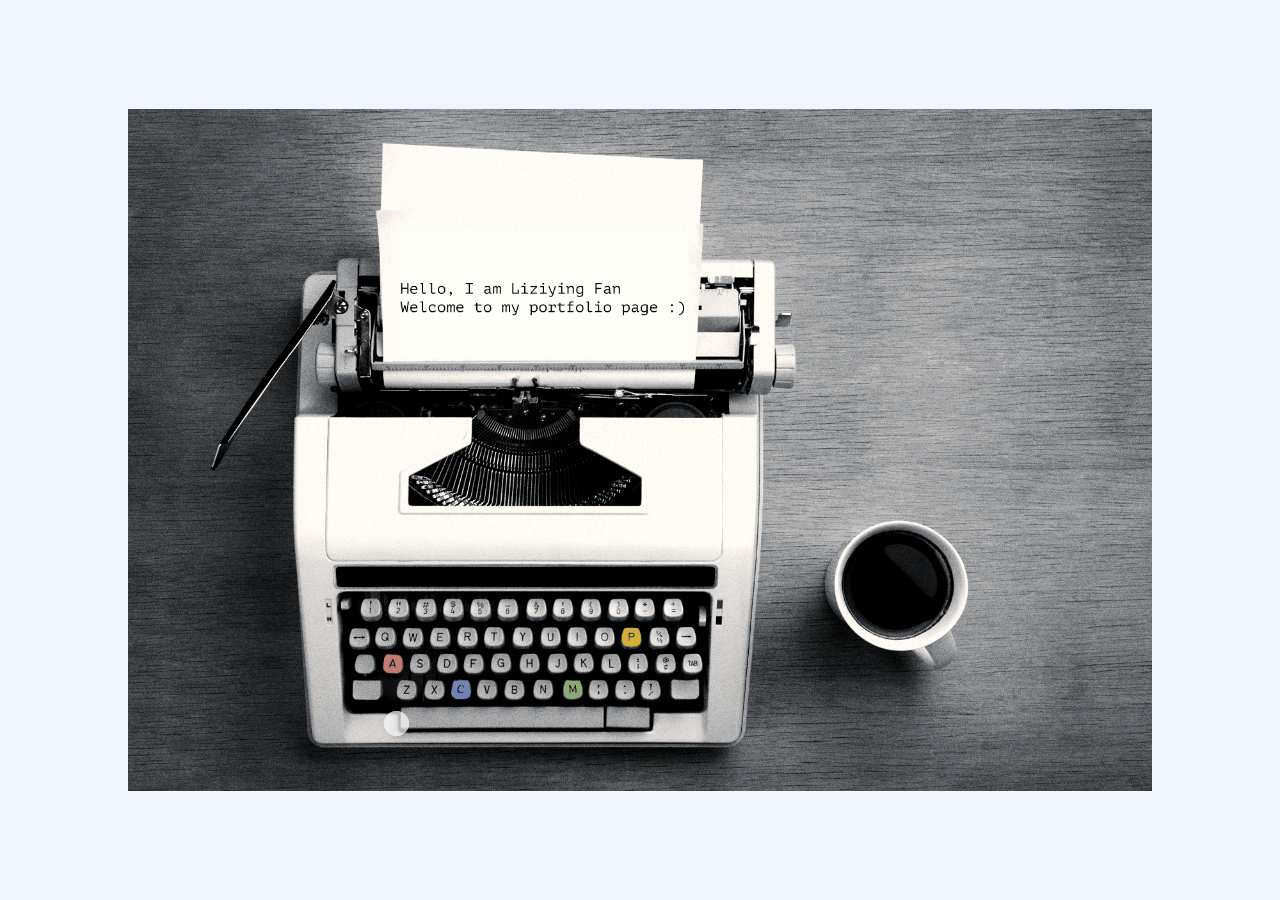
<file: homepage.html>
<!DOCTYPE html>
<html lang="en">

<head>
    <meta charset="UTF-8">
    <meta http-equiv="X-UA-Compatible" content="IE=edge">
    <meta name="viewport" content="width=device-width, initial-scale=1.0">
    <title>Document</title>
    <link rel="stylesheet" href="./stylesheet.css">
</head>

<body>
    <section>
        <div class="container">
            <img src="./pictures/homepage.png" alt="homepage" usemap="#type-letters">
            <!-- <map name="type-letters">
                <area shape="circle" coords="417,866,20" alt="a" title="artwork" onmouseover="toolTip(this)"
                    onmouseout="toolTipHide(this)" class="tooltip" href="artworks_btn">
                <area shape="circle" coords="514,907,20" alt="c" href="./contactme.html">
                <area shape="circle" coords="787,827,20" alt="p" href="./projects.html">
                <area shape="circle" coords="694,905,20" alt="m" href="./aboutme.html">
            </map> -->
            <div class="all-tooltip">
                <div class="tooltip tooltip_a">
                    <div class="pin"></div>
                    <div class="tooltip-content">
                        <div class="content">
                            <h3>A for Artwork</h3>
                            <p> <a href="./artworks.html">Find out more </a> about the artworks I did with Photoshop and
                                Procreate </a> </p>
                        </div>
                    </div>
                </div>
            </div>
            <!-- <div class="tooltip tooltip_c">
                <div class="pin"></div>
                <div class="tooltip-content">
                    <div class="content">
                        <h3> C for contact me </h3>
                        <p> <a href="./contactme.html">Find out more </a> about how to reach me! </a> </p>
                    </div>
                </div>
            </div>
        </div>
        <div class="tooltip tooltip_p">
            <div class="pin"></div>
            <div class="tooltip-content">
                <div class="content">
                    <h3> P for projects </h3>
                    <p> <a href="./projects.html">Find out more </a> about previous projects(web design/3D models/UI,UX
                        design...) </a> </p>
                </div>
            </div>
        </div> -->
        </div>
        </div>
    </section>
    <script src="./app.js"></script>
</body>

</html>
</file>
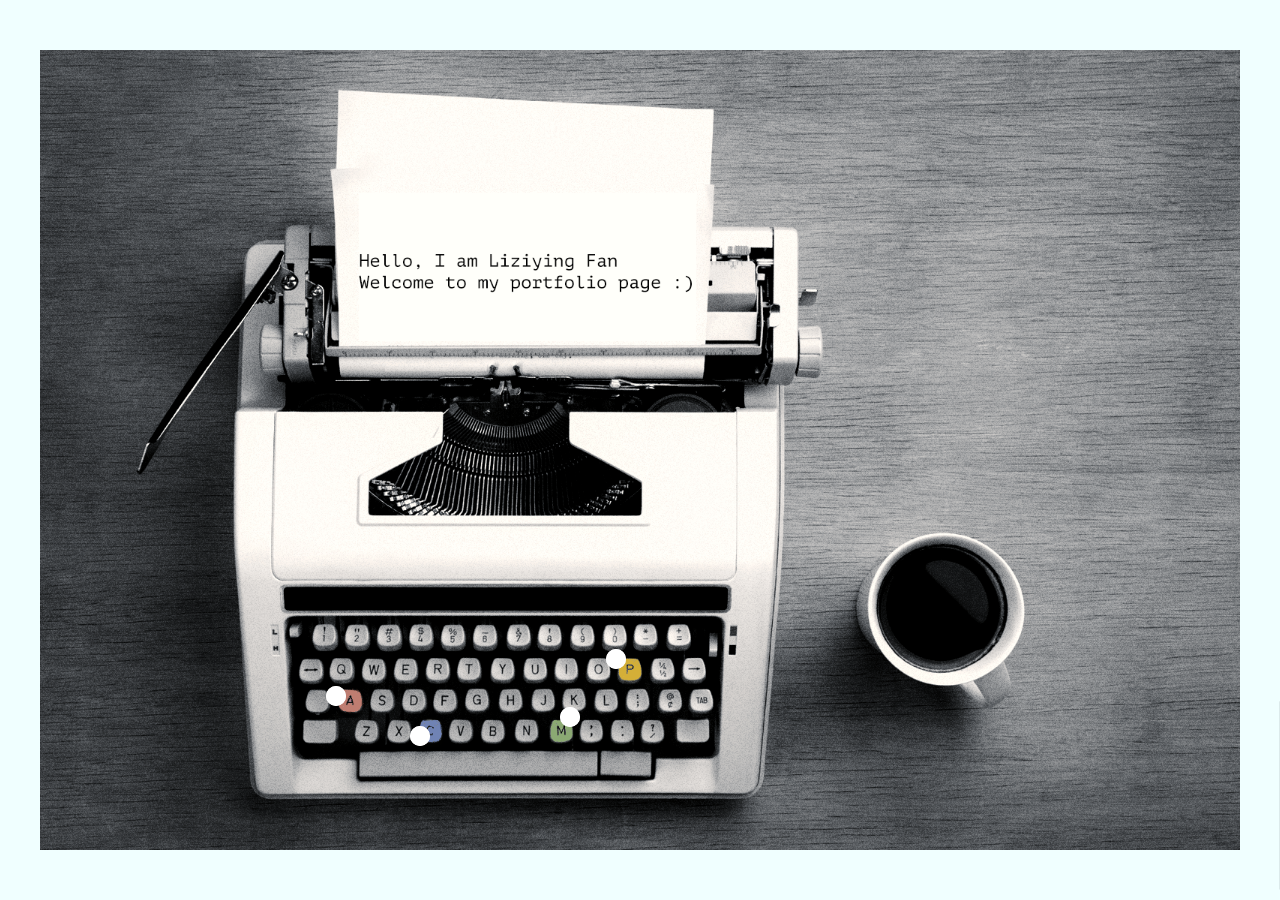
<file: test.html>
<!DOCTYPE html>
<html lang="en">
<head>
    <meta charset="UTF-8">
    <meta http-equiv="X-UA-Compatible" content="IE=edge">
    <meta name="viewport" content="width=device-width, initial-scale=1.0">
    <title>Document</title>
    <link rel="stylesheet" href="./test.css">
</head>
<section>
    <div class="container">
        <img src="./pictures/homepage.png" alt="homepage">
      <div class="all-tooltip">
        <div class=" tooltip tooltip-1">
          <div class="pin">
            <ion-icon name="add-circle"></ion-icon>
          </div>
          <div class="tooltip-content">
            <div class="arrow"></div>
            <div class="content">
              <h1>C for contact me</h1>
              <p><a href="./contactme.html"><b>Find out more </b> </a> about the contact information!</p>
            </div>
          </div>
        </div>
        <div class="tooltip tooltip-2">
          <div class="pin"></div>
          <div class="tooltip-content">
            <div class="arrow"></div>
            <div class="content">
              <h1>"A" for Artworks</h1>
              <p><a href="./artworks.html"> <b>Find out more</b> </a> about the artworks I made using Photoshop and Procreate!</p>
            </div>
          </div>
        </div>
        <div class="tooltip tooltip-3">
          <div class="pin"></div>
          <div class="tooltip-content">
            <div class="arrow"></div>
            <div class="content">
                <h1>"P" for Previous projects</h1>
                <p><a href="./projects.html"> <b>Find out more </b></a> about the previous project I made 
                    (Unity games /
                    Web Designs / 
                    UX & UI / 
                    3D Modelings...)</p>
            </div>
          </div>
        </div>
        <div class="tooltip tooltip-4">
          <div class="pin"></div>
          <div class="tooltip-content">
            <div class="arrow"></div>
            <div class="content">
                <h1>"M" for More about me</h1>
                <p><a href="./aboutme.html"> <b>Find out more </b></a> about who I am, what I'm like, my education background and my past experience.
            </div>
          </div>
        </div>
      </div>
    </div>
  </section>
  
  <!-- *******************   -->
  <!--  !!!!!!!!!!!!!!!!!!!!!!!!!!! -->
  <!--  This Code is for only the floating card in right bottom corner -->
  <!-- ********************  -->
  
  <div id="webCifar-sidebox">
    <div id="webCifar">
      <h2 class="logo">Web Cifar</h2>
      <p class="author">Coded By <span>Shaif Arfan</span> </p>
      <div class="items">
        <a href="https://www.youtube.com/channel/UCdxaLo9ALJgXgOUDURRPGiQ" target="_blank" class="item youtubeLink">
          <svg title="watch how we made this" xmlns="http://www.w3.org/2000/svg" viewBox="0 0 20 20" fill="currentColor">
            <path d="M10 12a2 2 0 100-4 2 2 0 000 4z" />
            <path fill-rule="evenodd" d="M.458 10C1.732 5.943 5.522 3 10 3s8.268 2.943 9.542 7c-1.274 4.057-5.064 7-9.542 7S1.732 14.057.458 10zM14 10a4 4 0 11-8 0 4 4 0 018 0z" clip-rule="evenodd" />
          </svg>
          <p>Watch how we made this.
          </p>
        </a>
        <a href="https://webcifar.com" target="_blank" class="item">
          <svg xmlns="http://www.w3.org/2000/svg" fill="none" viewBox="0 0 24 24" stroke="currentColor">
            <path stroke-linecap="round" stroke-linejoin="round" stroke-width="2" d="M21 12a9 9 0 01-9 9m9-9a9 9 0 00-9-9m9 9H3m9 9a9 9 0 01-9-9m9 9c1.657 0 3-4.03 3-9s-1.343-9-3-9m0 18c-1.657 0-3-4.03-3-9s1.343-9 3-9m-9 9a9 9 0 019-9" />
          </svg>
          <p>https://webcifar.com</p>
        </a>
  
      </div>
      <div class="close">
        <svg xmlns="http://www.w3.org/2000/svg" viewBox="0 0 20 20" fill="currentColor">
          <path fill-rule="evenodd" d="M4.293 4.293a1 1 0 011.414 0L10 8.586l4.293-4.293a1 1 0 111.414 1.414L11.414 10l4.293 4.293a1 1 0 01-1.414 1.414L10 11.414l-4.293 4.293a1 1 0 01-1.414-1.414L8.586 10 4.293 5.707a1 1 0 010-1.414z" clip-rule="evenodd" />
        </svg>
      </div>
    <!-- </div>
    <div id="webCifar-icon">
      <svg xmlns="http://www.w3.org/2000/svg" fill="none" viewBox="0 0 24 24" stroke="currentColor">
        <path stroke-linecap="round" stroke-linejoin="round" stroke-width="2" d="M13 16h-1v-4h-1m1-4h.01M21 12a9 9 0 11-18 0 9 9 0 0118 0z" />
      </svg>
      <p>Info About the pen</p>
    </div> -->
  </div>
  <script src="./test.js"></script>
</body>
</html>
</file>
<file: stylesheet.css>
*{
    margin:0;
    padding:0;
    box-sizing:border-box;
}

html{
    font-family: monospace;
}

body{
    background-color:rgb(240, 245, 255);
    width:100%;
    overflow-x: hidden;
    overflow-y: hidden;
}

img {
    display: block;
    margin-left: auto;
    margin-right: auto;
    width:80%;
}

section {
    height: 100vh;
    width: 100%;
    display: flex;
    align-items: center;
    justify-content: center;
    overflow-x: hidden;
}

  
.all-tooltip{
    position: absolute;
    width:100%;
    height:100%;
    left:0;
    top:0;
}

.tooltip-content{
    position: absolute;
    background-color: white;
    box-shadow: 0px 0px 20px #00000020;
    padding:30px;
    border-radius: 8px;
    width: 90vw;
    max-width:300px;
    opacity: 0;
    pointer-events:none; 
    z-index: 2;
}

.pin{
    position:absolute;
    content:"";
    top:50%;
    left:80%;
    background-color: white;
    height:25px;
    width:25px;
    border-radius:50%;
    opacity:0.7;
    cursor: pointer;
}

.pin:after{
    content:"";
    position:absolute;
    top:0;
    left:0;
    height:100%;
    width:100%;
    background-color: white;
    border-radius:50%;
    animation:puls-effect 1s ease infinite;
}

.tooltip.active .tooltip-content{
    opacity:1;
    pointer-events: all;
    display:block;
}

.tooltip_a .pin{
    left:30%;
    top:79%;

}

.tooltip_c .pin{
    left: 36%;
    top: 116%;
}

.tooltip_p .pin{
    left:55%;
    top:105%;
}

@keyframes puls-effect{
    0%{
        transform:scale(1);
        opacity:1;
    }
    100%{
        transform: scale(3);
        opacity:0;
    }
}
</file>
<file: test.css>
* {
  margin: 0;
  padding: 0;
  box-sizing: border-box;
}
html {
  font-size: 22px;
  font-family: "Montserrat";
}
body {
  background-color: azure;
  width: 100%;
  overflow-y: hidden;
  overflow-x: hidden;
}

section {
  height: 100vh;
  width: 100%;
  display: flex;
  align-items: center;
  justify-content: center;
  overflow-x: hidden;
}
.container {
  width: 100%;
  max-width: 1200px;
  margin: 0 auto;
  align-items:center;
  position: relative;
  display:flex;
}
.container img {
  height: 100%;
  width: 100%;
}
.all-tooltip {
  position: absolute;
  height: 100%;
  width: 100%;
  left: 0;
  top: 0;
}

.tooltip-content {
  position: absolute;
  background-color: rgb(255, 255, 255);
  box-shadow: 0px 0px 20px #00000020;
  padding: 30px;
  border-radius: 8px;
  width: 90vw;
  max-width: 400px;
  opacity: 0;
  pointer-events: none;
  /* left: -50%; */
  z-index: 2;
}
.tooltip-content .arrow {
  position: absolute;
  width: 10px;
  height: 10px;
  border: 10px solid transparent;
  border-bottom-color: rgb(255, 255, 255);
  top: 0px;
  left: 50%;
  transform: translate(-50%, -100%) rotate(0deg);
}
.pin {
  position: absolute;
  content: "";
  top: 50%;
  left: 80%;
  height: 25px;
  width: 25px;
  background-color: rgb(255, 255, 255);
  border-radius: 50%;
  cursor: pointer;
}
.pin:after {
  content: "";
  position: absolute;
  top: 0;
  left: 0;
  height: 100%;
  width: 100%;
  background-color: rgb(255, 255, 255);
  border-radius: 50%;
  animation: puls-effect 1s ease infinite;
}
.tooltip.active .tooltip-content {
  opacity: 1;
  pointer-events: all;
  display: block;
}

/* Custom Style for tooltip-1 */

.tooltip-1 .pin {
  top: 84.5%;
  left: 30.8%;
  height: 20px;
  width: 20px;
}
/* .tooltip-1 .tooltip-content {
  display: flex;
  max-width: 500px;
  align-items: stretch;
  justify-content: center;
  padding: 0;
  background-color: aliceblue;
}
.tooltip-1.active .tooltip-content {
  display: flex;
}

.tooltip-1 .tooltip-content .content {
  width: 50%;
  padding: 20px;
}
.tooltip-1 .tooltip-content .content h1 {
  font-size: 24px;
}
.tooltip-1 .tooltip-content .content p {
  font-size: 18px;
}
.tooltip-1 .tooltip-content .content {
  font-family: "Montserrat";
  font-size: 18px;
  font-weight: 400;
  border: none;
  outline: none;
  background-color: white;
  color: black;
  padding: 10px;
  cursor: pointer;
  margin-top: 20px;
  border-radius: 4px;
  box-shadow: 0px 0px 20px #00000020;
} */

.tooltip-1 .tooltip-content .content h1 {
  margin: 20px 0;
  font-size:24px;
}
.tooltip-1 .tooltip-content {
  background-color: aliceblue;
}
.tooltip-1 .tooltip-content {
  font-family: "Montserrat";
  font-size: 18px;
  font-weight: 400;
  border: none;
  outline: none;
  background-color: aliceblue;
  color: black;
  padding: 10px;
  cursor: pointer;
  margin-top: 20px;
  border-radius: 4px;
  box-shadow: 0px 0px 20px #00000020;
}



/* custom style for tooltip-2 */

.tooltip-2 .pin {
  left:23.8%;
  top:79.5%;
  height: 20px;
  width: 20px;
}
.tooltip-2 .tooltip-content .content h1 {
  margin: 20px 0;
  font-size:24px;
}
.tooltip-2 .tooltip-content {
  background-color: aliceblue;
}
.tooltip-2 .tooltip-content {
  font-family: "Montserrat";
  font-size: 18px;
  font-weight: 400;
  border: none;
  outline: none;
  background-color: aliceblue;
  color: black;
  padding: 10px;
  cursor: pointer;
  margin-top: 20px;
  border-radius: 4px;
  box-shadow: 0px 0px 20px #00000020;
}

/* Custom style for tooltip-3 */

.tooltip-3 .pin {
  top: 74.9%;
  left: 47.2%;
  height: 20px;
  width: 20px;
}

.tooltip-3 .tooltip-content .content h1 {
  font-family:"Montserrat" ;
  margin: 20px 0;
  font-size:24px;
}
.tooltip-3 .tooltip-content {
  font-size: 18px;
  font-weight: 400;
  border: none;
  outline: none;
  background-color: aliceblue;
  color: black;
  padding: 10px;
  cursor: pointer;
  margin-top: 20px;
  border-radius: 4px;
  box-shadow: 0px 0px 20px #00000020;
}
/* Custom style for tooltip-4 */

.tooltip-4 .pin {
  top: 82.2%;
  left: 43.3%;
  height: 20px;
  width: 20px;
}

.tooltip-4 .tooltip-content .content h1 {
  margin: 20px 0;
  font-size:24px;
}
.tooltip-4 .tooltip-content {
  background-color: aliceblue;
}
.tooltip-4 .tooltip-content {
  font-family: "Montserrat";
  font-size: 18px;
  font-weight: 400;
  border: none;
  outline: none;
  background-color: aliceblue;
  color: black;
  padding: 10px;
  cursor: pointer;
  margin-top: 20px;
  border-radius: 4px;
  box-shadow: 0px 0px 20px #00000020;
}
/* Puls Effect For Pins */

@keyframes puls-effect {
  0% {
    transform: scale(1);
    opacity: 1;
  }
  100% {
    transform: scale(3);
    opacity: 0;
  }
}

/* Media Query */

@media (max-width: 768px) {
  .tooltip-1 .tooltip-content {
    flex-direction: column;
    max-width: 300px;
  }
  .tooltip-1 .tooltip-content .content,
  .tooltip-1 .tooltip-content .img {
    width: 100%;
  }
}

/* ********************* */
/* This Code is for only the floating card in right bottom corner */
/* ********************** */

@import url("https://fonts.googleapis.com/css2?family=Roboto+Mono&display=swap");
* {
  padding: 0;
  margin: 0;
  -webkit-box-sizing: border-box;
  box-sizing: border-box;
}

a:link {
  padding: 0;
  margin: 0;
  color: rgb(26, 162, 200);
  text-decoration: underline;
}

a:hover{
  color:hotpink;
  cursor: pointer;
}
#webCifar-sidebox {
  position: absolute;
  right: 0px;
  bottom: 0px;
  overflow-x: clip;
  width: 300px;
}
#webCifar-sidebox p {
  padding: 0;
  margin: 0;
}
#webCifar {
  --color-1: #17bcb4;
  --color-2: #24252a;
  --color-3: #244044;
  --color-4: #f3f8f7;
  background: var(--color-2);
  display: inline-block;
  color: var(--color-4);
  padding: 10px 17px;
  border-radius: 6px;
  font-family: "Roboto Mono", monospace;
  text-align: center;
  position: absolute;
  right: 5px;
  bottom: 5px;
  -webkit-transform: translateX(calc(100% + 5px));
  transform: translateX(calc(100% + 5px));
  -webkit-transition: 0.5s ease-out transform;
  transition: 0.5s ease-out transform;
  z-index: 4;
}

#webCifar.active {
  -webkit-transform: translateX(0);
  transform: translateX(0);
}

#webCifar .logo {
  font-size: 25px;
}

#webCifar .author {
  margin-top: 10px;
  margin-bottom: 20px;
}

#webCifar .author span {
  background-color: var(--color-3);
  padding: 3px;
  border-radius: 4px;
}

#webCifar .items {
  display: -webkit-box;
  display: -ms-flexbox;
  display: flex;
  -webkit-box-align: start;
  -ms-flex-align: start;
  align-items: start;
  -webkit-box-pack: center;
  -ms-flex-pack: center;
  justify-content: center;
  -webkit-box-orient: vertical;
  -webkit-box-direction: normal;
  -ms-flex-direction: column;
  flex-direction: column;
}

#webCifar .item {
  display: -webkit-box;
  display: -ms-flexbox;
  display: flex;
  -webkit-box-align: center;
  -ms-flex-align: center;
  align-items: center;
  -webkit-box-pack: center;
  -ms-flex-pack: center;
  justify-content: center;
  gap: 10px;
  padding: 5px;
  border-radius: 4px;
  text-align: left;
}

#webCifar .item:hover {
  background-color: var(--color-3);
}

#webCifar svg {
  max-width: 20px;
}

#webCifar .close {
  position: absolute;
  display: inline-block;
  height: 30px;
  width: 30px;
  right: 5px;
  top: 5px;
  padding: 5px;
  background-color: var(--color-3);
  border-radius: 50%;
  font-size: 20px;
  cursor: pointer;
}

#webCifar-icon {
  --color-2: #24252a;
  --color-3: #244044;
  font-family: "Roboto Mono", monospace;
  text-align: left;
  display: -webkit-box;
  display: -ms-flexbox;
  display: flex;
  -webkit-box-align: center;
  -ms-flex-align: center;
  align-items: center;
  -webkit-box-pack: center;
  -ms-flex-pack: center;
  justify-content: center;
  background-color: var(--color-2);
  color: white;
  width: -webkit-fit-content;
  width: -moz-fit-content;
  width: fit-content;
  padding: 5px;
  border-radius: 4px;
  gap: 5px;
  margin: 5px;
  cursor: pointer;
  z-index: 1;
  position: relative;
  right: -27%;
}

#webCifar-icon svg {
  max-width: 20px;
}




/* -----------------------------Artwork---------------------------- */
</file>
